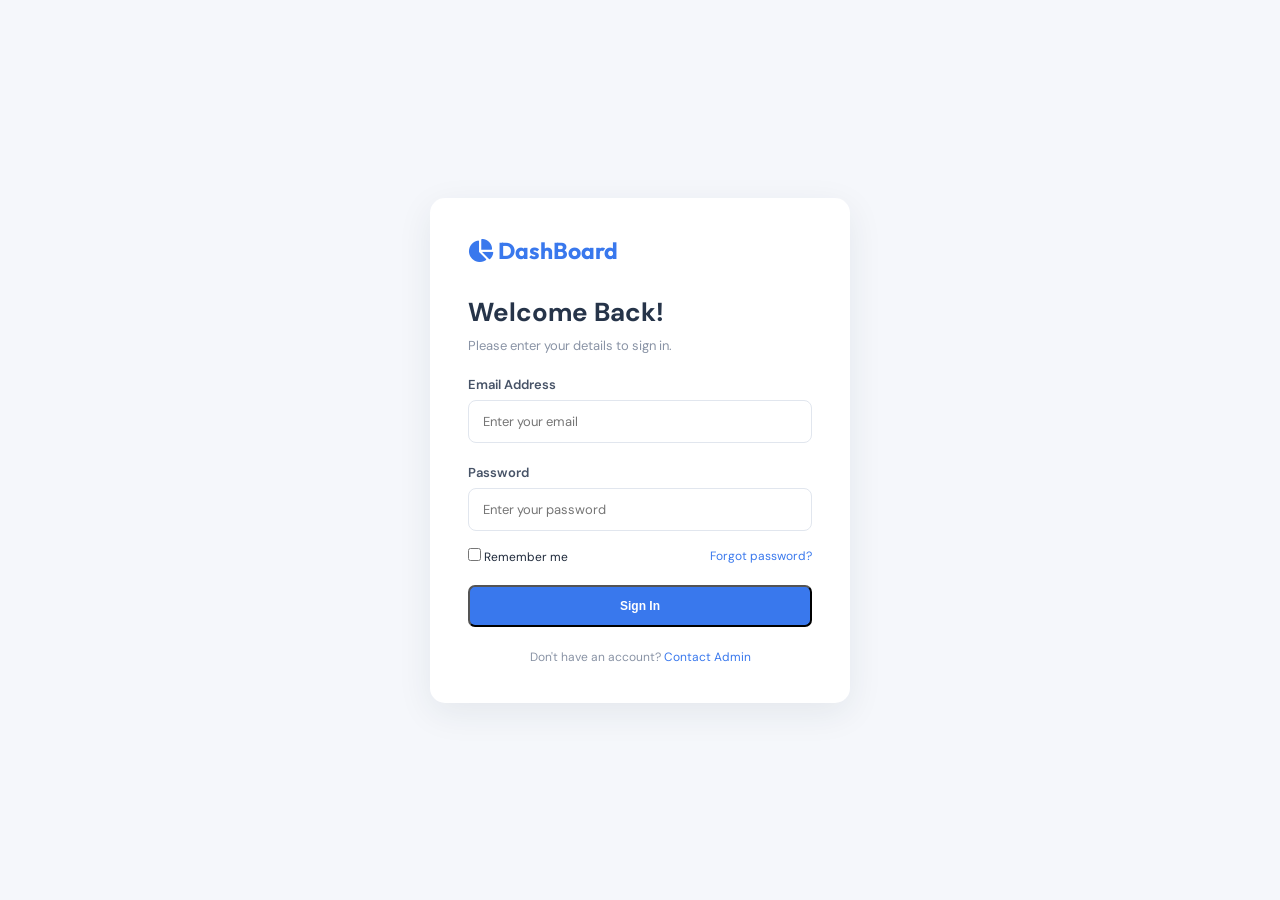
<file: login.html>
<!DOCTYPE html>
<html lang="en">
<head>
  <meta charset="UTF-8">
  <meta name="viewport" content="width=device-width, initial-scale=1.0">
  <title>Login | DashBoard</title>
  <link rel="stylesheet" href="style.css">
  <link rel="stylesheet" href="https://cdnjs.cloudflare.com/ajax/libs/font-awesome/6.5.0/css/all.min.css">
  <link href="https://fonts.googleapis.com/css2?family=DM+Sans:wght@400;500;600;700&family=Outfit:wght@400;500;600;700&display=swap" rel="stylesheet">
</head>
<body class="login-page">
  <div class="login-card">
    <div class="login-logo"><i class="fa-solid fa-chart-pie"></i> DashBoard</div>
    <h1>Welcome Back!</h1>
    <p class="login-subtitle">Please enter your details to sign in.</p>
    <form>
      <label class="field-label">Email Address</label>
      <input class="settings-input" type="email" placeholder="Enter your email" required>
      <label class="field-label">Password</label>
      <input class="settings-input" type="password" placeholder="Enter your password" required>
      <div class="login-options">
        <label><input type="checkbox"> Remember me</label>
        <a href="#">Forgot password?</a>
      </div>
      <button class="primary-button login-button" type="button">Sign In</button>
    </form>
    <p class="login-footer">Don't have an account? <a href="#">Contact Admin</a></p>
  </div>
</body>
</html>
</file>
<file: style.css>
/* =========================
   GENERAL STYLING
========================= */

* {
    margin: 0;
    padding: 0;
    box-sizing: border-box;
}

body {
    font-family: 'DM Sans', sans-serif;
    background: #f5f7fb;
    color: #202b3c;
}

a {
    text-decoration: none;
    color: inherit;
}

.dashboard-container {
    display: flex;
    min-height: 100vh;
}


/* =========================
   SIDEBAR
========================= */

.sidebar {
    width: 255px;
    background: #17243a;
    color: #fff;
    padding: 25px 18px;
    display: flex;
    flex-direction: column;
    flex-shrink: 0;
}

.sidebar-logo {
    display: flex;
    align-items: center;
    gap: 12px;
    padding: 0 10px 35px;
}

.logo-icon {
    width: 40px;
    height: 40px;
    background: #3978ed;
    border-radius: 10px;
    display: flex;
    align-items: center;
    justify-content: center;
    font-size: 19px;
}

.sidebar-logo h2 {
    font-family: 'Outfit', sans-serif;
    font-size: 22px;
}

.sidebar-logo h2 span {
    color: #5b91f5;
}

.menu-heading {
    color: #8592a8;
    font-size: 11px;
    font-weight: 700;
    letter-spacing: 1.2px;
    padding: 0 12px;
    margin-bottom: 13px;
}

.second-heading {
    margin-top: 32px;
}

.menu-link {
    display: flex;
    align-items: center;
    gap: 14px;
    padding: 13px 14px;
    color: #aab5c7;
    font-size: 14px;
    border-radius: 7px;
    margin-bottom: 6px;
    transition: 0.3s ease;
}

.menu-link i {
    width: 20px;
    font-size: 16px;
}

.menu-link:hover,
.menu-link.active {
    background: #2c4770;
    color: #fff;
}

.menu-link.active {
    border-left: 3px solid #5790f5;
}

.notification-count {
    margin-left: auto;
    background: #3978ed;
    color: white;
    padding: 2px 7px;
    font-size: 11px;
    border-radius: 20px;
}

.sidebar-bottom {
    margin-top: auto;
}

.help-card {
    background: #243754;
    padding: 18px;
    border-radius: 10px;
    margin-bottom: 25px;
}

.help-icon {
    width: 35px;
    height: 35px;
    background: #3978ed;
    display: flex;
    align-items: center;
    justify-content: center;
    border-radius: 8px;
    margin-bottom: 13px;
}

.help-card h3 {
    font-size: 14px;
    margin-bottom: 7px;
}

.help-card p {
    color: #aab5c7;
    font-size: 12px;
    line-height: 1.6;
    margin-bottom: 13px;
}

.help-card a {
    display: inline-block;
    color: #75a6ff;
    font-size: 12px;
    font-weight: 700;
}

.logout-link {
    display: flex;
    gap: 12px;
    align-items: center;
    padding: 13px;
    color: #aab5c7;
    font-size: 14px;
    border-top: 1px solid #30405a;
}


/* =========================
   MAIN CONTENT
========================= */

.main-content {
    flex: 1;
    min-width: 0;
    padding: 25px 32px;
}


/* =========================
   DASHBOARD HEADER
========================= */

.top-header {
    display: flex;
    justify-content: space-between;
    align-items: center;
    gap: 20px;
    margin-bottom: 35px;
}

.header-left h1 {
    font-family: 'Outfit', sans-serif;
    font-size: 27px;
    margin-bottom: 5px;
}

.header-left p {
    color: #8a96a8;
    font-size: 13px;
}

.header-right {
    display: flex;
    align-items: center;
    gap: 22px;
}

.search-box {
    display: flex;
    align-items: center;
    gap: 10px;
    background: #fff;
    border: 1px solid #e6eaf0;
    padding: 11px 14px;
    border-radius: 8px;
    width: 230px;
    color: #8a96a8;
}

.search-box input {
    border: none;
    outline: none;
    width: 100%;
    font-family: inherit;
    font-size: 12px;
}

.header-icon {
    position: relative;
    font-size: 20px;
    color: #526176;
}

.notification-dot {
    position: absolute;
    top: -3px;
    right: -3px;
    width: 8px;
    height: 8px;
    background: #ed5565;
    border-radius: 50%;
}

.header-profile {
    display: flex;
    align-items: center;
    gap: 10px;
}

.header-profile img {
    width: 40px;
    height: 40px;
    border-radius: 50%;
    object-fit: cover;
}

.header-profile h4 {
    font-size: 13px;
}

.header-profile p {
    color: #8a96a8;
    font-size: 11px;
    margin-top: 3px;
}

.header-profile > i {
    font-size: 11px;
    color: #8a96a8;
    margin-left: 5px;
}


/* =========================
   WELCOME SECTION
========================= */

.welcome-section {
    display: flex;
    justify-content: space-between;
    align-items: center;
    gap: 20px;
    margin-bottom: 28px;
}

.welcome-label {
    color: #3978ed;
    font-size: 11px;
    font-weight: 700;
    letter-spacing: 1.3px;
}

.welcome-text h2 {
    font-family: 'Outfit', sans-serif;
    font-size: 25px;
    margin: 8px 0;
}

.welcome-text p {
    color: #8a96a8;
    font-size: 13px;
}

.welcome-date {
    display: flex;
    align-items: center;
    gap: 10px;
    background: #fff;
    padding: 12px 16px;
    border: 1px solid #e6eaf0;
    border-radius: 8px;
    font-size: 12px;
    color: #526176;
}


/* =========================
   STATISTICS CARDS
========================= */

.stats-grid {
    display: grid;
    grid-template-columns: repeat(4, 1fr);
    gap: 20px;
    margin-bottom: 30px;
}

.stat-card {
    background: #fff;
    padding: 22px;
    border-radius: 10px;
    border: 1px solid #e9edf3;
    box-shadow: 0 3px 12px rgba(30, 50, 80, 0.03);
    transition: 0.3s ease;
}

.stat-card:hover {
    transform: translateY(-5px);
    box-shadow: 0 8px 20px rgba(30, 50, 80, 0.08);
}

.stat-top {
    display: flex;
    justify-content: space-between;
    align-items: center;
    margin-bottom: 18px;
}

.stat-icon {
    width: 43px;
    height: 43px;
    display: flex;
    align-items: center;
    justify-content: center;
    border-radius: 9px;
    font-size: 18px;
}

.blue {
    background: #e8f0ff;
    color: #3978ed;
}

.purple {
    background: #f0eaff;
    color: #9163e9;
}

.green {
    background: #e3f8ef;
    color: #27ae77;
}

.orange {
    background: #fff0df;
    color: #ed9840;
}

.stat-change {
    font-size: 11px;
    font-weight: 700;
}

.positive {
    color: #20aa73;
}

.negative {
    color: #ed6570;
}

.stat-card > p {
    color: #8995a7;
    font-size: 13px;
    margin-bottom: 7px;
}

.stat-card h2 {
    font-family: 'Outfit', sans-serif;
    font-size: 25px;
    margin-bottom: 7px;
}

.stat-description {
    color: #a3adbb;
    font-size: 11px;
}


/* =========================
   RECENT ORDERS TABLE
========================= */

.orders-section {
    background: #fff;
    padding: 23px;
    border: 1px solid #e9edf3;
    border-radius: 10px;
    margin-bottom: 30px;
}

.section-header {
    display: flex;
    justify-content: space-between;
    align-items: center;
    gap: 15px;
    margin-bottom: 23px;
}

.section-header h2 {
    font-family: 'Outfit', sans-serif;
    font-size: 18px;
    margin-bottom: 5px;
}

.section-header p {
    color: #929eae;
    font-size: 12px;
}

.view-all,
.small-link {
    color: #3978ed;
    font-size: 12px;
    font-weight: 700;
}

.view-all i {
    margin-left: 5px;
}

.table-container {
    width: 100%;
    overflow-x: auto;
}

.orders-table {
    width: 100%;
    border-collapse: collapse;
    min-width: 750px;
}

.orders-table th {
    text-align: left;
    padding: 13px 12px;
    background: #f7f9fc;
    color: #8290a4;
    font-size: 11px;
    font-weight: 600;
}

.orders-table td {
    padding: 16px 12px;
    border-bottom: 1px solid #edf0f5;
    color: #526176;
    font-size: 12px;
}

.orders-table tbody tr:last-child td {
    border-bottom: none;
}

.orders-table tbody tr:hover {
    background: #fafbfd;
}

.customer-cell {
    display: flex;
    align-items: center;
    gap: 9px;
    color: #27364b;
    font-weight: 600;
}

.customer-cell img {
    width: 30px;
    height: 30px;
    object-fit: cover;
    border-radius: 50%;
}

.status {
    display: inline-block;
    padding: 5px 10px;
    border-radius: 20px;
    font-size: 10px;
    font-weight: 700;
}

.completed {
    background: #e4f8ee;
    color: #21a66e;
}

.pending {
    background: #fff3df;
    color: #dc9636;
}

.cancelled {
    background: #ffe8e9;
    color: #e05a65;
}

.processing {
    background: #e8f0ff;
    color: #3978ed;
}


/* =========================
   BOTTOM DASHBOARD GRID
========================= */

.bottom-grid {
    display: grid;
    grid-template-columns: 1fr 1fr;
    gap: 22px;
}

.dashboard-card {
    background: #fff;
    border: 1px solid #e9edf3;
    border-radius: 10px;
    padding: 23px;
}


/* =========================
   USER INFORMATION
========================= */

.user-list {
    display: flex;
    flex-direction: column;
}

.user-item {
    display: flex;
    align-items: center;
    gap: 12px;
    padding: 14px 0;
    border-bottom: 1px solid #edf0f5;
}

.user-item:last-child {
    border-bottom: none;
}

.user-item img {
    width: 40px;
    height: 40px;
    object-fit: cover;
    border-radius: 50%;
}

.user-details {
    flex: 1;
    min-width: 0;
}

.user-details h4 {
    font-size: 13px;
    margin-bottom: 4px;
}

.user-details p {
    color: #929eae;
    font-size: 11px;
}

.user-orders {
    color: #3978ed;
    background: #edf3ff;
    padding: 6px 9px;
    border-radius: 5px;
    font-size: 10px;
    font-weight: 700;
    white-space: nowrap;
}


/* =========================
   ACTIVITY SECTION
========================= */

.activity-list {
    display: flex;
    flex-direction: column;
}

.activity-item {
    display: flex;
    gap: 13px;
    padding: 13px 0;
    border-bottom: 1px solid #edf0f5;
}

.activity-item:last-child {
    border-bottom: none;
}

.activity-icon {
    width: 37px;
    height: 37px;
    flex-shrink: 0;
    display: flex;
    align-items: center;
    justify-content: center;
    border-radius: 8px;
    font-size: 14px;
}

.activity-blue {
    background: #e8f0ff;
    color: #3978ed;
}

.activity-green {
    background: #e3f8ef;
    color: #27ae77;
}

.activity-purple {
    background: #f0eaff;
    color: #9163e9;
}

.activity-orange {
    background: #fff0df;
    color: #ed9840;
}

.activity-details h4 {
    font-size: 12px;
    margin-bottom: 4px;
}

.activity-details p {
    color: #8995a7;
    font-size: 11px;
    margin-bottom: 5px;
}

.activity-details span {
    color: #a6afbc;
    font-size: 10px;
}


/* =========================
   PROFILE SECTION
========================= */

.profile-card {
    grid-column: 1 / -1;
}

.profile-info {
    text-align: center;
    padding: 15px 0 5px;
}

.profile-info > img {
    width: 85px;
    height: 85px;
    object-fit: cover;
    border-radius: 50%;
    border: 4px solid #edf3ff;
    margin-bottom: 12px;
}

.profile-info h3 {
    font-family: 'Outfit', sans-serif;
    font-size: 18px;
}

.profile-info > p {
    color: #929eae;
    font-size: 12px;
    margin-top: 5px;
}

.profile-details {
    display: flex;
    justify-content: center;
    flex-wrap: wrap;
    gap: 25px;
    margin: 25px 0;
}

.profile-details div {
    display: flex;
    align-items: center;
    gap: 8px;
    color: #718096;
    font-size: 12px;
}

.profile-details i {
    color: #3978ed;
}

.profile-button {
    display: inline-block;
    background: #3978ed;
    color: #fff;
    padding: 11px 25px;
    border-radius: 6px;
    font-size: 12px;
    font-weight: 700;
    transition: 0.3s ease;
}

.profile-button:hover {
    background: #245ec7;
}


/* =========================
   FOOTER
========================= */

.dashboard-footer {
    display: flex;
    justify-content: space-between;
    gap: 15px;
    margin-top: 30px;
    padding: 20px 0;
    border-top: 1px solid #e5eaf1;
    color: #929eae;
    font-size: 11px;
}

.dashboard-footer i {
    color: #ed6570;
}


/* =========================
   RESPONSIVE DESIGN
========================= */

@media (max-width: 1200px) {

    .sidebar {
        width: 220px;
    }

    .main-content {
        padding: 22px;
    }

    .stats-grid {
        grid-template-columns: repeat(2, 1fr);
    }

    .header-right {
        gap: 13px;
    }
}


@media (max-width: 900px) {

    .sidebar {
        width: 75px;
        padding: 22px 10px;
    }

    .sidebar-logo {
        justify-content: center;
        padding: 0 0 35px;
    }

    .sidebar-logo h2,
    .menu-heading,
    .menu-link span,
    .help-card,
    .logout-link span {
        display: none;
    }

    .menu-link {
        justify-content: center;
        padding: 14px 5px;
    }

    .menu-link i {
        width: auto;
        font-size: 18px;
    }

    .logout-link {
        justify-content: center;
    }

    .bottom-grid {
        grid-template-columns: 1fr;
    }

    .profile-card {
        grid-column: auto;
    }
}


@media (max-width: 650px) {

    .main-content {
        padding: 18px 13px;
    }

    .top-header {
        flex-direction: column;
        align-items: flex-start;
    }

    .header-right {
        width: 100%;
        flex-wrap: wrap;
    }

    .search-box {
        flex: 1;
        min-width: 150px;
    }

    .header-profile {
        margin-left: auto;
    }

    .welcome-section {
        flex-direction: column;
        align-items: flex-start;
    }

    .stats-grid {
        gap: 12px;
    }

    .stat-card {
        padding: 15px;
    }

    .stat-card h2 {
        font-size: 21px;
    }

    .stat-top {
        flex-wrap: wrap;
        gap: 8px;
    }

    .orders-section,
    .dashboard-card {
        padding: 16px;
    }

    .dashboard-footer {
        flex-direction: column;
    }

}


@media (max-width: 420px) {

    .sidebar {
        width: 58px;
        padding: 18px 7px;
    }

    .stats-grid {
        grid-template-columns: 1fr;
    }

    .welcome-text h2 {
        font-size: 21px;
    }

    .header-profile > div,
    .header-profile > i {
        display: none;
    }

    .profile-details {
        flex-direction: column;
        align-items: center;
        gap: 13px;
    }

    .user-orders {
        font-size: 9px;
        padding: 5px;
    }

}

/* =================================
   USERS AND ORDERS PAGE
================================= */

/* Page Introduction */

.page-intro {
    display: flex;
    justify-content: space-between;
    align-items: center;
    gap: 20px;
    margin-bottom: 28px;
}

.page-intro h2 {
    font-family: 'Outfit', sans-serif;
    font-size: 25px;
    margin: 8px 0;
}

.page-intro p {
    color: #8a96a8;
    font-size: 13px;
}


/* Primary Button */

.primary-button {
    display: inline-flex;
    align-items: center;
    gap: 9px;
    background: #3978ed;
    color: #fff;
    padding: 12px 18px;
    border-radius: 7px;
    font-size: 12px;
    font-weight: 700;
    transition: 0.3s ease;
    white-space: nowrap;
}

.primary-button:hover {
    background: #245ec7;
    transform: translateY(-2px);
}


/* Management Table Section */

.page-table-section {
    background: #fff;
    border: 1px solid #e9edf3;
    border-radius: 10px;
    padding: 23px;
    margin-bottom: 30px;
}


/* Outline Button */

.outline-button {
    display: inline-flex;
    align-items: center;
    gap: 8px;
    padding: 10px 15px;
    background: #fff;
    border: 1px solid #e0e6ef;
    border-radius: 6px;
    color: #526176;
    font-family: inherit;
    font-size: 12px;
    font-weight: 600;
    cursor: pointer;
    transition: 0.3s ease;
}

.outline-button:hover {
    border-color: #3978ed;
    color: #3978ed;
}


/* Table Toolbar */

.table-toolbar {
    display: flex;
    align-items: center;
    gap: 12px;
    margin-bottom: 20px;
}

.table-search {
    display: flex;
    align-items: center;
    gap: 9px;
    padding: 10px 13px;
    background: #f8f9fc;
    border: 1px solid #e6eaf0;
    border-radius: 6px;
    color: #929eae;
    flex: 1;
    max-width: 330px;
}

.table-search input {
    width: 100%;
    border: none;
    outline: none;
    background: transparent;
    font-family: inherit;
    font-size: 12px;
}

.table-select {
    padding: 10px 12px;
    border: 1px solid #e6eaf0;
    background: #fff;
    border-radius: 6px;
    color: #526176;
    font-family: inherit;
    font-size: 12px;
    outline: none;
}


/* Management Table */

.management-table {
    width: 100%;
    min-width: 850px;
    border-collapse: collapse;
}

.management-table th {
    background: #f7f9fc;
    color: #8290a4;
    text-align: left;
    padding: 14px 12px;
    font-size: 11px;
    font-weight: 600;
    white-space: nowrap;
}

.management-table td {
    padding: 15px 12px;
    border-bottom: 1px solid #edf0f5;
    color: #526176;
    font-size: 12px;
    white-space: nowrap;
}

.management-table tbody tr:hover {
    background: #fafbfd;
}

.management-table tbody tr:last-child td {
    border-bottom: none;
}


/* Customer Cell */

.customer-cell {
    display: flex;
    align-items: center;
    gap: 10px;
}

.customer-cell img {
    width: 36px;
    height: 36px;
    border-radius: 50%;
    object-fit: cover;
    flex-shrink: 0;
}

.customer-cell strong {
    display: block;
    color: #27364b;
    font-size: 12px;
    margin-bottom: 4px;
}

.customer-cell small {
    display: block;
    color: #929eae;
    font-size: 10px;
}


/* Action Link */

.action-link {
    display: inline-flex;
    align-items: center;
    justify-content: center;
    width: 30px;
    height: 30px;
    background: #edf3ff;
    color: #3978ed;
    border-radius: 6px;
    transition: 0.3s ease;
}

.action-link:hover {
    background: #3978ed;
    color: #fff;
}


/* Payment Status */

.payment-paid,
.payment-pending,
.payment-failed {
    font-size: 11px;
    font-weight: 700;
}

.payment-paid {
    color: #21a66e;
}

.payment-pending {
    color: #dc9636;
}

.payment-failed {
    color: #e05a65;
}


/* Pagination */

.pagination {
    display: flex;
    justify-content: space-between;
    align-items: center;
    gap: 15px;
    margin-top: 22px;
    padding-top: 18px;
    border-top: 1px solid #edf0f5;
}

.pagination p {
    color: #929eae;
    font-size: 11px;
}

.pagination-buttons {
    display: flex;
    align-items: center;
    gap: 6px;
}

.pagination-buttons button {
    width: 32px;
    height: 32px;
    border: 1px solid #e6eaf0;
    background: #fff;
    border-radius: 5px;
    color: #526176;
    font-family: inherit;
    font-size: 11px;
    cursor: pointer;
    transition: 0.3s ease;
}

.pagination-buttons button:hover:not(:disabled),
.pagination-buttons button.page-active {
    background: #3978ed;
    border-color: #3978ed;
    color: #fff;
}

.pagination-buttons button:disabled {
    opacity: 0.4;
    cursor: not-allowed;
}


/* =================================
   RESPONSIVE DESIGN
================================= */

@media (max-width: 900px) {

    .page-intro {
        align-items: flex-start;
    }

    .table-toolbar {
        flex-wrap: wrap;
    }

    .table-search {
        max-width: 100%;
        flex-basis: 100%;
    }

}


@media (max-width: 650px) {

    .page-intro {
        flex-direction: column;
        align-items: flex-start;
    }

    .page-table-section {
        padding: 16px;
    }

    .table-toolbar {
        align-items: stretch;
    }

    .table-select {
        flex: 1;
        min-width: 120px;
    }

    .pagination {
        flex-direction: column;
        align-items: flex-start;
    }

}


@media (max-width: 420px) {

    .page-intro h2 {
        font-size: 22px;
    }

    .section-header {
        align-items: flex-start;
    }

    .outline-button {
        padding: 9px 10px;
    }

    .pagination-buttons {
        gap: 4px;
    }

}

/* =================================
   EXTRA DASHBOARD PAGE STYLES
================================= */

/* Analytics chart */
.analytics-chart {
    display: flex;
    height: 270px;
    padding: 20px 10px 0;
    gap: 15px;
}

.chart-y-labels {
    display: flex;
    flex-direction: column;
    justify-content: space-between;
    padding-bottom: 25px;
    color: #8993a5;
    font-size: 12px;
}

.chart-bars {
    flex: 1;
    display: flex;
    align-items: flex-end;
    justify-content: space-around;
    gap: 15px;
    border-bottom: 1px solid #e9edf3;
    background: repeating-linear-gradient(
        to bottom,
        transparent 0,
        transparent 49px,
        #edf0f5 50px
    );
}

.chart-column {
    height: 100%;
    display: flex;
    flex-direction: column;
    justify-content: flex-end;
    align-items: center;
    gap: 10px;
    flex: 1;
}

.chart-bar {
    width: min(35px, 75%);
    min-height: 10px;
    background: #3978ed;
    border-radius: 6px 6px 0 0;
}

.chart-column small {
    color: #8993a5;
    font-size: 12px;
    padding-bottom: 5px;
}

.category-breakdown {
    display: flex;
    flex-direction: column;
    gap: 12px;
    padding-top: 15px;
}

.category-breakdown > div:not(.progress-track) {
    display: flex;
    justify-content: space-between;
    font-size: 13px;
    color: #596579;
}

.category-dot {
    display: inline-block;
    width: 9px;
    height: 9px;
    border-radius: 50%;
    margin-right: 7px;
}

.dot-blue { background: #3978ed; }
.dot-purple { background: #9271d7; }
.dot-green { background: #32b783; }
.dot-orange { background: #f3a34b; }

.progress-track {
    height: 7px;
    background: #edf0f5;
    border-radius: 10px;
    overflow: hidden;
}

.progress-track span {
    display: block;
    height: 100%;
    background: #3978ed;
    border-radius: 10px;
}

.positive-text {
    color: #20a675;
    font-weight: 600;
}

/* Messages */
.message-list {
    display: flex;
    flex-direction: column;
}

.message-item {
    display: flex;
    align-items: center;
    gap: 15px;
    padding: 18px 0;
    border-bottom: 1px solid #edf0f5;
}

.message-item:last-child {
    border-bottom: none;
}

.message-item > img {
    width: 46px;
    height: 46px;
    border-radius: 50%;
    object-fit: cover;
}

.message-content {
    flex: 1;
    min-width: 0;
}

.message-content > div {
    display: flex;
    justify-content: space-between;
    gap: 10px;
}

.message-content strong {
    color: #263449;
    font-size: 14px;
}

.message-content small {
    color: #8993a5;
    font-size: 12px;
}

.message-content p {
    color: #7c8798;
    font-size: 13px;
    margin: 6px 0;
}

.message-tag {
    display: inline-block;
    padding: 4px 9px;
    border-radius: 5px;
    background: #edf3ff;
    color: #3978ed;
    font-size: 11px;
}

.unread-dot {
    width: 9px;
    height: 9px;
    border-radius: 50%;
    background: #3978ed;
}

/* Settings */
.settings-layout {
    display: grid;
    grid-template-columns: repeat(2, minmax(0, 1fr));
    gap: 22px;
}

.settings-card {
    padding: 24px;
}

.settings-card form {
    display: flex;
    flex-direction: column;
}

.field-label {
    display: block;
    color: #475367;
    font-size: 13px;
    font-weight: 600;
    margin: 16px 0 7px;
}

.settings-input {
    width: 100%;
    padding: 12px 14px;
    border: 1px solid #e1e6ee;
    border-radius: 8px;
    outline: none;
    color: #344054;
    background: #fff;
    font: inherit;
    font-size: 13px;
    margin-bottom: 5px;
}

.settings-input:focus {
    border-color: #3978ed;
    box-shadow: 0 0 0 3px rgba(57, 120, 237, 0.1);
}

textarea.settings-input {
    resize: vertical;
}

.settings-card .primary-button {
    margin-top: 18px;
    align-self: flex-start;
}

.setting-option {
    display: flex;
    align-items: center;
    justify-content: space-between;
    gap: 15px;
    padding: 17px 0;
    border-bottom: 1px solid #edf0f5;
}

.setting-option:last-child {
    border-bottom: none;
}

.setting-option strong {
    color: #344054;
    font-size: 13px;
}

.setting-option p {
    color: #8993a5;
    font-size: 12px;
    margin-top: 4px;
}

.setting-option input {
    width: 17px;
    height: 17px;
    accent-color: #3978ed;
}

/* Support */
.support-grid {
    display: grid;
    grid-template-columns: repeat(3, minmax(0, 1fr));
    gap: 20px;
    margin-bottom: 24px;
}

.support-card {
    background: #fff;
    padding: 25px 20px;
    border: 1px solid #edf0f5;
    border-radius: 12px;
    text-align: center;
}

.support-card > i {
    font-size: 25px;
    color: #3978ed;
    margin-bottom: 15px;
}

.support-card h3 {
    color: #263449;
    font-size: 16px;
    margin-bottom: 9px;
}

.support-card p {
    color: #8993a5;
    font-size: 13px;
    line-height: 1.6;
    margin-bottom: 15px;
}

.support-card a {
    color: #3978ed;
    font-size: 13px;
    font-weight: 600;
    text-decoration: none;
}

.support-form-card {
    padding: 25px;
}

.support-form-card form {
    max-width: 650px;
}

/* Profile */
.profile-details-card {
    overflow: hidden;
    padding-bottom: 25px;
}

.profile-cover {
    height: 145px;
    background: linear-gradient(120deg, #3978ed, #8c6ee8);
}

.profile-main {
    display: flex;
    align-items: center;
    gap: 18px;
    padding: 0 25px;
    margin-top: -45px;
}

.large-avatar {
    width: 95px;
    height: 95px;
    object-fit: cover;
    border: 5px solid #fff;
    border-radius: 50%;
}

.profile-main > div {
    flex: 1;
}

.profile-main h2 {
    color: #263449;
    font-size: 20px;
    margin-bottom: 4px;
}

.profile-main p {
    color: #8993a5;
    font-size: 13px;
    margin-bottom: 8px;
}

.profile-info-grid {
    display: grid;
    grid-template-columns: repeat(3, minmax(0, 1fr));
    gap: 25px;
    padding: 30px 25px 5px;
}

.profile-info-grid div {
    display: flex;
    flex-direction: column;
    gap: 7px;
}

.profile-info-grid small {
    color: #8993a5;
    font-size: 12px;
}

.profile-info-grid strong {
    color: #344054;
    font-size: 13px;
}

.profile-activity {
    list-style: none;
}

.profile-activity li {
    display: flex;
    align-items: center;
    gap: 13px;
    padding: 13px 0;
    border-bottom: 1px solid #edf0f5;
}

.profile-activity li:last-child {
    border-bottom: none;
}

.profile-activity li > i {
    width: 35px;
    height: 35px;
    display: grid;
    place-items: center;
    border-radius: 9px;
    color: #3978ed;
    background: #edf3ff;
}

.profile-activity li div {
    display: flex;
    flex-direction: column;
    gap: 5px;
}

.profile-activity strong {
    color: #344054;
    font-size: 13px;
}

.profile-activity small {
    color: #8993a5;
    font-size: 12px;
}

.quick-links a {
    display: flex;
    align-items: center;
    gap: 12px;
    padding: 16px 0;
    border-bottom: 1px solid #edf0f5;
    color: #475367;
    text-decoration: none;
    font-size: 13px;
}

.quick-links a:last-child {
    border-bottom: none;
}

.quick-links a i:first-child {
    color: #3978ed;
}

.quick-links a i:last-child {
    margin-left: auto;
    color: #8993a5;
}

/* Activity */
.activity-table-icon {
    color: #3978ed;
    margin-right: 9px;
}

/* Responsive styles */
@media (max-width: 900px) {
    .settings-layout {
        grid-template-columns: 1fr;
    }

    .support-grid {
        grid-template-columns: repeat(2, minmax(0, 1fr));
    }

    .profile-info-grid {
        grid-template-columns: repeat(2, minmax(0, 1fr));
    }
}

@media (max-width: 650px) {
    .support-grid {
        grid-template-columns: 1fr;
    }

    .profile-main {
        flex-wrap: wrap;
    }

    .profile-main .primary-button {
        margin-left: auto;
    }

    .profile-info-grid {
        grid-template-columns: 1fr;
    }

    .analytics-chart {
        gap: 8px;
        padding-left: 0;
        padding-right: 0;
    }

    .chart-bars {
        gap: 6px;
    }

    .chart-bar {
        width: 22px;
    }

    .message-content > div {
        flex-direction: column;
        gap: 4px;
    }
}

@media (max-width: 420px) {
    .profile-main {
        padding: 0 15px;
        gap: 10px;
    }

    .profile-main .primary-button {
        width: 100%;
    }

    .profile-info-grid {
        padding-left: 18px;
        padding-right: 18px;
    }

    .settings-card,
    .support-form-card {
        padding: 17px;
    }
}

/* Login page */
.login-page {
    min-height: 100vh;
    display: grid;
    place-items: center;
    padding: 20px;
    background: #f5f7fb;
}

.login-card {
    width: 100%;
    max-width: 420px;
    background: #fff;
    padding: 38px;
    border-radius: 15px;
    box-shadow: 0 10px 35px rgba(30, 45, 70, 0.08);
}

.login-logo {
    color: #3978ed;
    font-family: 'Outfit', sans-serif;
    font-size: 23px;
    font-weight: 700;
    margin-bottom: 30px;
}

.login-card h1 {
    color: #263449;
    font-size: 26px;
}

.login-subtitle {
    color: #8993a5;
    font-size: 13px;
    margin: 8px 0 22px;
}

.login-options {
    display: flex;
    justify-content: space-between;
    align-items: center;
    gap: 10px;
    margin: 12px 0 20px;
    font-size: 12px;
}

.login-options a,
.login-footer a {
    color: #3978ed;
    text-decoration: none;
}

.login-button {
    width: 100%;
    justify-content: center;
}

.login-footer {
    text-align: center;
    color: #8993a5;
    font-size: 12px;
    margin-top: 22px;
}
</file>
